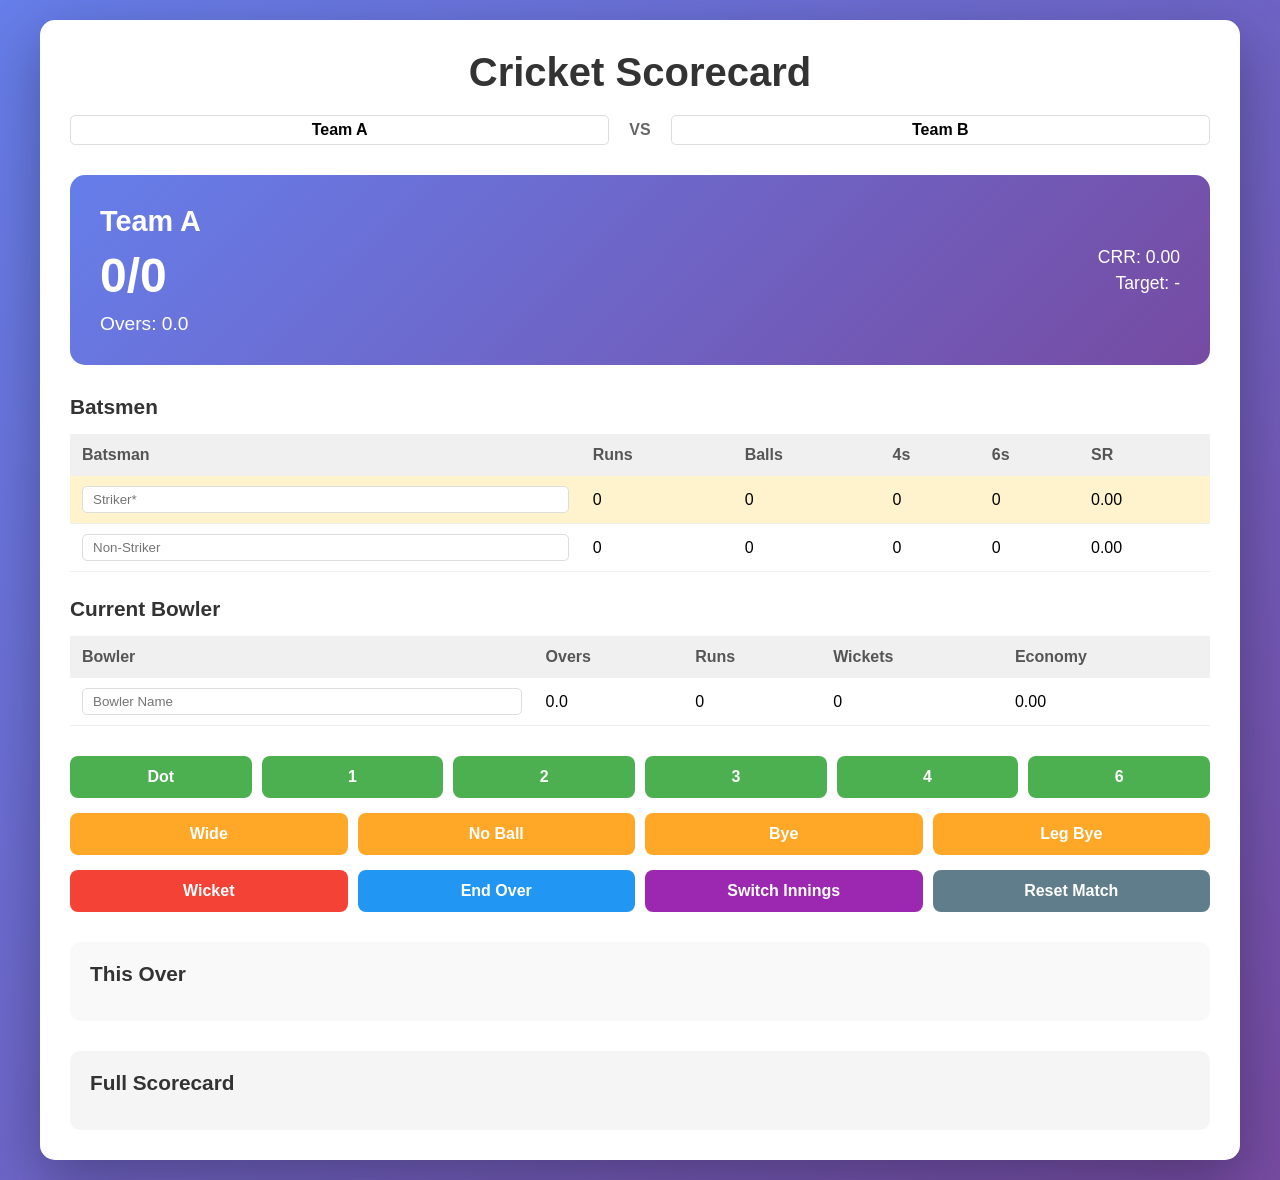
<file: scorecard/index.html>
<!DOCTYPE html>
<html lang="en">
<head>
    <meta charset="UTF-8">
    <meta name="viewport" content="width=device-width, initial-scale=1.0">
    <title>Cricket Scorecard</title>
    <link rel="stylesheet" href="style.css">
</head>
<body>
    <div class="container">
        <header>
            <h1>Cricket Scorecard</h1>
            <div class="match-info">
                <input type="text" id="team1Name" placeholder="Team 1 Name" value="Team A">
                <span>VS</span>
                <input type="text" id="team2Name" placeholder="Team 2 Name" value="Team B">
            </div>
        </header>

        <div class="current-score">
            <div class="score-display">
                <h2 id="battingTeam">Team A</h2>
                <div class="score-main">
                    <span id="runs">0</span>/<span id="wickets">0</span>
                </div>
                <div class="overs">
                    Overs: <span id="overs">0.0</span>
                </div>
            </div>
            <div class="run-rate">
                <div>CRR: <span id="currentRR">0.00</span></div>
                <div>Target: <span id="target">-</span></div>
            </div>
        </div>

        <div class="batsmen-section">
            <h3>Batsmen</h3>
            <table>
                <thead>
                    <tr>
                        <th>Batsman</th>
                        <th>Runs</th>
                        <th>Balls</th>
                        <th>4s</th>
                        <th>6s</th>
                        <th>SR</th>
                    </tr>
                </thead>
                <tbody>
                    <tr class="striker">
                        <td><input type="text" id="striker" placeholder="Striker*"></td>
                        <td id="strikerRuns">0</td>
                        <td id="strikerBalls">0</td>
                        <td id="striker4s">0</td>
                        <td id="striker6s">0</td>
                        <td id="strikerSR">0.00</td>
                    </tr>
                    <tr>
                        <td><input type="text" id="nonStriker" placeholder="Non-Striker"></td>
                        <td id="nonStrikerRuns">0</td>
                        <td id="nonStrikerBalls">0</td>
                        <td id="nonStriker4s">0</td>
                        <td id="nonStriker6s">0</td>
                        <td id="nonStrikerSR">0.00</td>
                    </tr>
                </tbody>
            </table>
        </div>

        <div class="bowler-section">
            <h3>Current Bowler</h3>
            <table>
                <thead>
                    <tr>
                        <th>Bowler</th>
                        <th>Overs</th>
                        <th>Runs</th>
                        <th>Wickets</th>
                        <th>Economy</th>
                    </tr>
                </thead>
                <tbody>
                    <tr>
                        <td><input type="text" id="bowler" placeholder="Bowler Name"></td>
                        <td id="bowlerOvers">0.0</td>
                        <td id="bowlerRuns">0</td>
                        <td id="bowlerWickets">0</td>
                        <td id="bowlerEconomy">0.00</td>
                    </tr>
                </tbody>
            </table>
        </div>

        <div class="controls">
            <div class="run-buttons">
                <button onclick="addRuns(0)">Dot</button>
                <button onclick="addRuns(1)">1</button>
                <button onclick="addRuns(2)">2</button>
                <button onclick="addRuns(3)">3</button>
                <button onclick="addRuns(4)">4</button>
                <button onclick="addRuns(6)">6</button>
            </div>
            <div class="extra-buttons">
                <button onclick="addExtras('wide')">Wide</button>
                <button onclick="addExtras('noball')">No Ball</button>
                <button onclick="addExtras('bye')">Bye</button>
                <button onclick="addExtras('legbye')">Leg Bye</button>
            </div>
            <div class="action-buttons">
                <button onclick="wicket()" class="wicket-btn">Wicket</button>
                <button onclick="endOver()" class="end-over-btn">End Over</button>
                <button onclick="switchInnings()" class="switch-innings-btn">Switch Innings</button>
                <button onclick="resetMatch()" class="reset-btn">Reset Match</button>
            </div>
        </div>

        <div class="recent-balls">
            <h3>This Over</h3>
            <div id="currentOver" class="balls-display"></div>
        </div>

        <div class="scorecard-full">
            <h3>Full Scorecard</h3>
            <div id="fullScorecard"></div>
        </div>
    </div>

    <script src="script.js"></script>
</body>
</html>
</file>
<file: scorecard/style.css>
* {
    margin: 0;
    padding: 0;
    box-sizing: border-box;
}

body {
    font-family: 'Segoe UI', Tahoma, Geneva, Verdana, sans-serif;
    background: linear-gradient(135deg, #667eea 0%, #764ba2 100%);
    min-height: 100vh;
    padding: 20px;
}

.container {
    max-width: 1200px;
    margin: 0 auto;
    background: white;
    border-radius: 15px;
    box-shadow: 0 20px 60px rgba(0,0,0,0.3);
    padding: 30px;
}

header {
    text-align: center;
    margin-bottom: 30px;
}

header h1 {
    color: #333;
    font-size: 2.5em;
    margin-bottom: 20px;
}

.match-info {
    display: flex;
    justify-content: center;
    align-items: center;
    gap: 20px;
}

.match-info input {
    padding: 10px 15px;
    border: 2px solid #ddd;
    border-radius: 8px;
    font-size: 16px;
    font-weight: bold;
    text-align: center;
    width: 150px;
}

.match-info span {
    font-weight: bold;
    color: #666;
}

.current-score {
    background: linear-gradient(135deg, #667eea 0%, #764ba2 100%);
    color: white;
    padding: 30px;
    border-radius: 15px;
    margin-bottom: 30px;
    display: flex;
    justify-content: space-between;
    align-items: center;
}

.score-display h2 {
    font-size: 1.8em;
    margin-bottom: 10px;
}

.score-main {
    font-size: 3em;
    font-weight: bold;
}

.overs {
    font-size: 1.2em;
    margin-top: 10px;
}

.run-rate {
    text-align: right;
    font-size: 1.1em;
}

.run-rate div {
    margin: 5px 0;
}

.batsmen-section, .bowler-section {
    margin-bottom: 25px;
}

h3 {
    color: #333;
    margin-bottom: 15px;
    font-size: 1.3em;
}

table {
    width: 100%;
    border-collapse: collapse;
}

th {
    background: #f0f0f0;
    padding: 12px;
    text-align: left;
    font-weight: 600;
    color: #555;
}

td {
    padding: 10px 12px;
    border-bottom: 1px solid #eee;
}

tr.striker {
    background: #fff3cd;
}

input[type="text"] {
    border: 1px solid #ddd;
    padding: 5px 10px;
    border-radius: 5px;
    width: 100%;
}

.controls {
    margin: 30px 0;
}

.run-buttons, .extra-buttons, .action-buttons {
    display: flex;
    gap: 10px;
    margin-bottom: 15px;
    flex-wrap: wrap;
}

button {
    padding: 12px 20px;
    border: none;
    border-radius: 8px;
    font-size: 16px;
    font-weight: bold;
    cursor: pointer;
    transition: all 0.3s ease;
}

.run-buttons button {
    background: #4CAF50;
    color: white;
    flex: 1;
    min-width: 80px;
}

.run-buttons button:hover {
    background: #45a049;
    transform: translateY(-2px);
}

.extra-buttons button {
    background: #FFA726;
    color: white;
    flex: 1;
}

.extra-buttons button:hover {
    background: #FB8C00;
}

.wicket-btn {
    background: #f44336;
    color: white;
    flex: 1;
}

.wicket-btn:hover {
    background: #da190b;
}

.end-over-btn {
    background: #2196F3;
    color: white;
    flex: 1;
}

.switch-innings-btn {
    background: #9C27B0;
    color: white;
    flex: 1;
}

.reset-btn {
    background: #607D8B;
    color: white;
    flex: 1;
}

.recent-balls {
    margin-top: 30px;
    padding: 20px;
    background: #f9f9f9;
    border-radius: 10px;
}

.balls-display {
    display: flex;
    gap: 10px;
    margin-top: 15px;
    flex-wrap: wrap;
}

.ball {
    width: 40px;
    height: 40px;
    border-radius: 50%;
    display: flex;
    align-items: center;
    justify-content: center;
    font-weight: bold;
    color: white;
}

.ball.run {
    background: #4CAF50;
}

.ball.wicket {
    background: #f44336;
}

.ball.wide, .ball.noball {
    background: #FFA726;
}

.ball.dot {
    background: #9E9E9E;
}

.scorecard-full {
    margin-top: 30px;
    padding: 20px;
    background: #f5f5f5;
    border-radius: 10px;
}

#fullScorecard {
    margin-top: 15px;
}

@media (max-width: 768px) {
    .container {
        padding: 15px;
    }
    
    .current-score {
        flex-direction: column;
        text-align: center;
    }
    
    .run-rate {
        text-align: center;
        margin-top: 20px;
    }
    
    .score-main {
        font-size: 2.5em;
    }
    
    button {
        padding: 10px 15px;
        font-size: 14px;
    }
}
</file>
